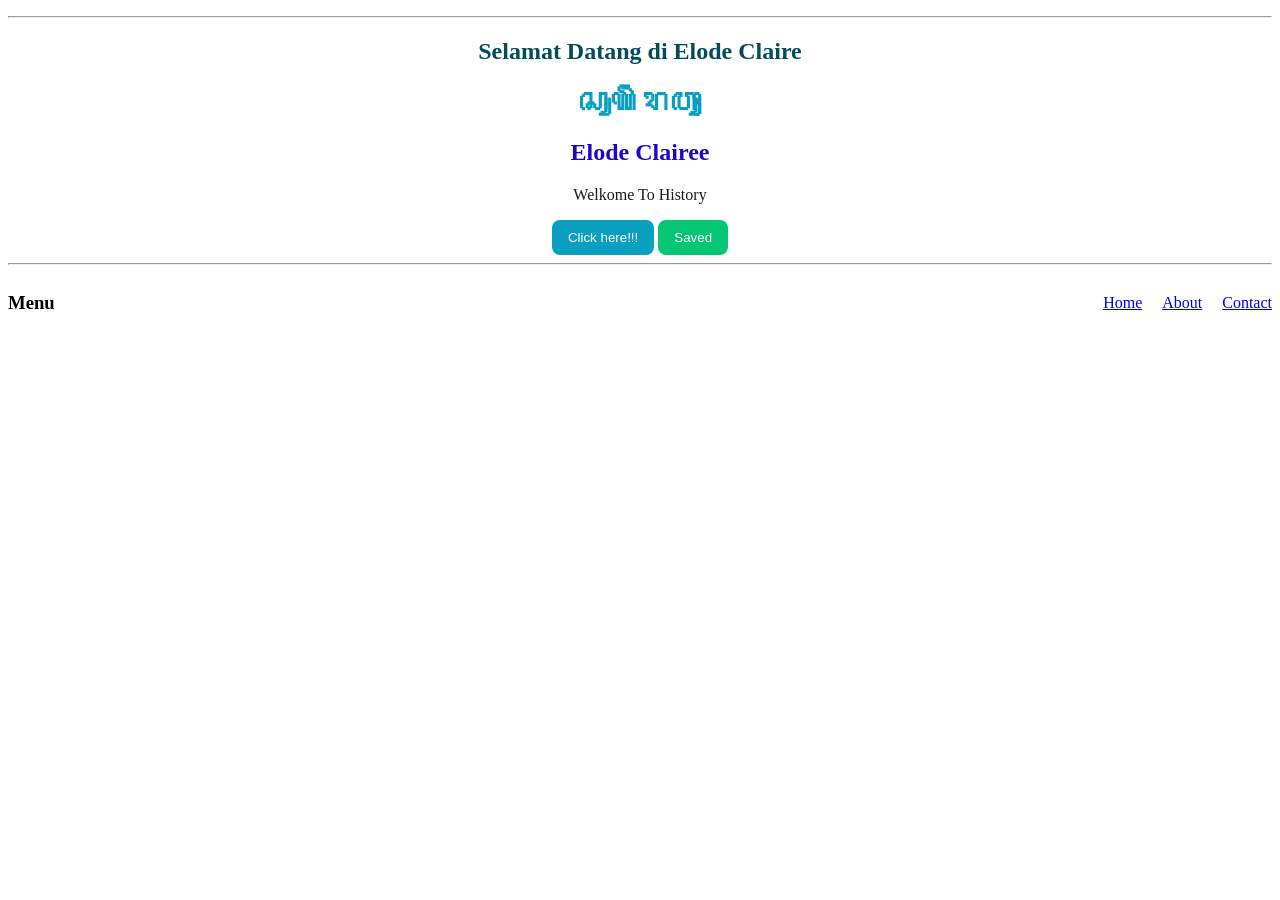
<file: index.html>
<!DOCTYPE html>
<html lang="en">
<head>
    <meta charset="UTF-8">
    <meta name="viewport" content="width=device-width, initial-scale=1.0">
    <title>web!!!!</title>
    <link rel="stylesheet" href="style.css">

    <!-- <style>
        h1 {
            color: #099fc1;
            font-size: 30px;
            text-align: center;
        }
        h2 {
            color: #1f05c6;
            font-size: 24px;
            text-align: center;
        }
        button {
            background-color: #099fc1;
            color: white;
            padding: 10px 16px;
            border: none;
            border-radius: 8px;
            cursor: pointer;
        }
    </style> -->

</head>
<body>
    <center>
        <p class="judul"><hr></p>
        <h2 class="judul">Selamat Datang di Elode Claire</h2>
        <h1>ꦱꦸꦒꦼꦁꦫꦮꦸꦃ</h1>
        <h2>Elode Clairee</h2>
        <p style="color: rgb(27, 26, 25);">Welkome To History</p>
        <button>Click here!!!</button>
        <button id="btn-save">Saved</button>
        <!-- <button id="btn-save">Saved</button> -->
    </center>

    <hr>
    <div class="navbar">
        <h3>Menu</h3>

        <nav>
            <a href="#">Home</a>
            <a href="#">About</a>
            <a href="#">Contact</a>
        </nav>
    </div>
    
</body>
</html>
</file>
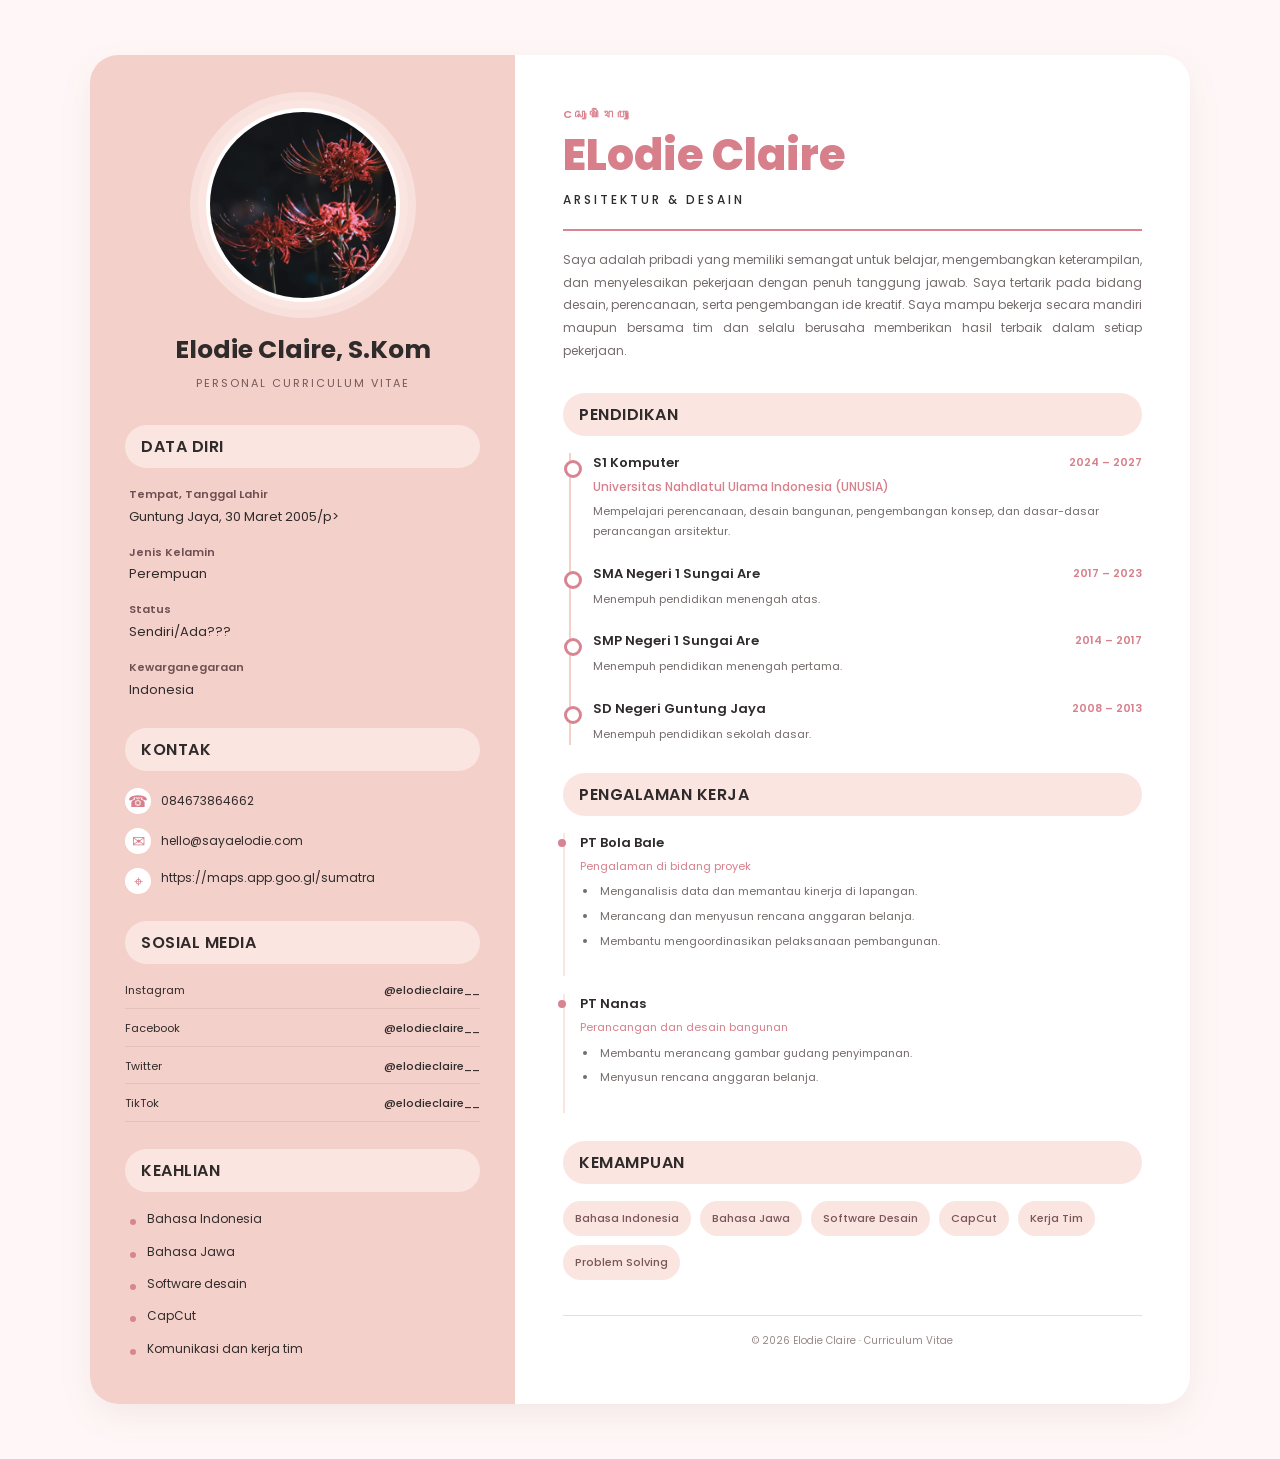
<file: cv.html>
<!DOCTYPE html>
<html lang="id">
<head>
    <meta charset="UTF-8">
    <meta name="viewport" content="width=device-width, initial-scale=1.0">
    <meta name="description" content="Curriculum Vitae Elodie Claire">
    <title>CV | Elodie Claire</title>
    <link rel="stylesheet" href="stylecv.css">
</head>
<body>

    <main class="cv-container">

        <!-- KOLOM KIRI -->
        <aside class="sidebar">

            <div class="profile">
                <div class="photo-frame">
                    <img
                        src="Cuplikan layar 2026-10-27 143122.png"
                        alt="Foto profil Elodie Claire"
                        class="profile-photo"
                    >
                </div>

                <h1>Elodie Claire, S.Kom</h1>
                <p class="profile-subtitle">Personal Curriculum Vitae</p>
            </div>

            <!-- DATA DIRI -->
            <section class="sidebar-section">
                <h2 class="section-heading">Data Diri</h2>

                <div class="info-item">
                    <span class="info-label">Tempat, Tanggal Lahir</span>
                    <p>Guntung Jaya, 30 Maret 2005/p>
                </div>

                <div class="info-item">
                    <span class="info-label">Jenis Kelamin</span>
                    <p>Perempuan</p>
                </div>

                <div class="info-item">
                    <span class="info-label">Status</span>
                    <p>Sendiri/Ada???</p>
                </div>

                <div class="info-item">
                    <span class="info-label">Kewarganegaraan</span>
                    <p>Indonesia</p>
                </div>
            </section>

            <!-- KONTAK -->
            <section class="sidebar-section">
                <h2 class="section-heading">Kontak</h2>

                <ul class="contact-list">
                    <li>
                        <span class="contact-icon">☎</span>
                        <a href="tel:084673864662">084673864662</a>
                    </li>

                    <li>
                        <span class="contact-icon">✉</span>
                        <a href="mailto:hello@sayaelodie.com">
                            hello@sayaelodie.com
                        </a>
                    </li>

                    <li>
                        <span class="contact-icon">⌖</span>
                        <span>https://maps.app.goo.gl/sumatra</span>
                    </li>
                </ul>
            </section>

            <!-- SOSIAL MEDIA -->
            <section class="sidebar-section">
                <h2 class="section-heading">Sosial Media</h2>

                <ul class="social-list">
                    <li><span>Instagram</span><span>@elodieclaire__</span></li>
                    <li><span>Facebook</span><span>@elodieclaire__</span></li>
                    <li><span>Twitter</span><span>@elodieclaire__</span></li>
                    <li><span>TikTok</span><span>@elodieclaire__</span></li>
                </ul>
            </section>

            <!-- KEMAMPUAN -->
            <section class="sidebar-section">
                <h2 class="section-heading">Keahlian</h2>

                <ul class="skill-list">
                    <li>Bahasa Indonesia</li>
                    <li>Bahasa Jawa</li>
                    <li>Software desain</li>
                    <li>CapCut</li>
                    <li>Komunikasi dan kerja tim</li>
                </ul>
            </section>

        </aside>

        <!-- KOLOM KANAN -->
        <div class="main-content">

            <header class="hero">
                <p class="eyebrow">Cꦱꦸꦒꦼꦁꦫꦮꦸꦃ</p>
                <h2>ELodie Claire</h2>
                <p class="hero-role">ARSITEKTUR & DESAIN</p>

                <div class="hero-line"></div>

                <p class="about-text">
                    Saya adalah pribadi yang memiliki semangat untuk
                    belajar, mengembangkan keterampilan, dan menyelesaikan
                    pekerjaan dengan penuh tanggung jawab. Saya tertarik
                    pada bidang desain, perencanaan, serta pengembangan
                    ide kreatif. Saya mampu bekerja secara mandiri maupun
                    bersama tim dan selalu berusaha memberikan hasil
                    terbaik dalam setiap pekerjaan.
                </p>
            </header>

            <!-- PENDIDIKAN -->
            <section class="content-section">
                <h2 class="section-heading">Pendidikan</h2>

                <div class="timeline">

                    <article class="timeline-item">
                        <div class="timeline-top">
                            <h3>S1 Komputer</h3>
                            <span class="year">2024 – 2027</span>
                        </div>
                        <p class="institution">
                            Universitas Nahdlatul Ulama Indonesia (UNUSIA)
                        </p>
                        <p class="description">
                            Mempelajari perencanaan, desain bangunan,
                            pengembangan konsep, dan dasar-dasar
                            perancangan arsitektur.
                        </p>
                    </article>

                    <article class="timeline-item">
                        <div class="timeline-top">
                            <h3>SMA Negeri 1 Sungai Are</h3>
                            <span class="year">2017 – 2023</span>
                        </div>
                        <p class="description">
                            Menempuh pendidikan menengah atas.
                        </p>
                    </article>

                    <article class="timeline-item">
                        <div class="timeline-top">
                            <h3>SMP Negeri 1 Sungai Are</h3>
                            <span class="year">2014 – 2017</span>
                        </div>
                        <p class="description">
                            Menempuh pendidikan menengah pertama.
                        </p>
                    </article>

                    <article class="timeline-item">
                        <div class="timeline-top">
                            <h3>SD Negeri Guntung Jaya</h3>
                            <span class="year">2008 – 2013</span>
                        </div>
                        <p class="description">
                            Menempuh pendidikan sekolah dasar.
                        </p>
                    </article>

                </div>
            </section>

            <!-- PENGALAMAN KERJA -->
            <section class="content-section">
                <h2 class="section-heading">Pengalaman Kerja</h2>

                <article class="experience-item">
                    <h3>PT Bola Bale</h3>
                    <p class="job-role">Pengalaman di bidang proyek</p>

                    <ul class="description-list">
                        <li>
                            Menganalisis data dan memantau kinerja
                            di lapangan.
                        </li>
                        <li>
                            Merancang dan menyusun rencana anggaran
                            belanja.
                        </li>
                        <li>
                            Membantu mengoordinasikan pelaksanaan
                            pembangunan.
                        </li>
                    </ul>
                </article>

                <article class="experience-item">
                    <h3>PT Nanas</h3>
                    <p class="job-role">Perancangan dan desain bangunan</p>

                    <ul class="description-list">
                        <li>
                            Membantu merancang gambar gudang
                            penyimpanan.
                        </li>
                        <li>
                            Menyusun rencana anggaran belanja.
                        </li>
                    </ul>
                </article>
            </section>

            <!-- KEMAMPUAN TAMBAHAN -->
            <section class="content-section">
                <h2 class="section-heading">Kemampuan</h2>

                <div class="tag-list">
                    <span class="skill-tag">Bahasa Indonesia</span>
                    <span class="skill-tag">Bahasa Jawa</span>
                    <span class="skill-tag">Software Desain</span>
                    <span class="skill-tag">CapCut</span>
                    <span class="skill-tag">Kerja Tim</span>
                    <span class="skill-tag">Problem Solving</span>
                </div>
            </section>

            <footer class="cv-footer">
                <p>© 2026 Elodie Claire · Curriculum Vitae</p>
            </footer>

        </div>
    </main>

</body>
</html>
</file>
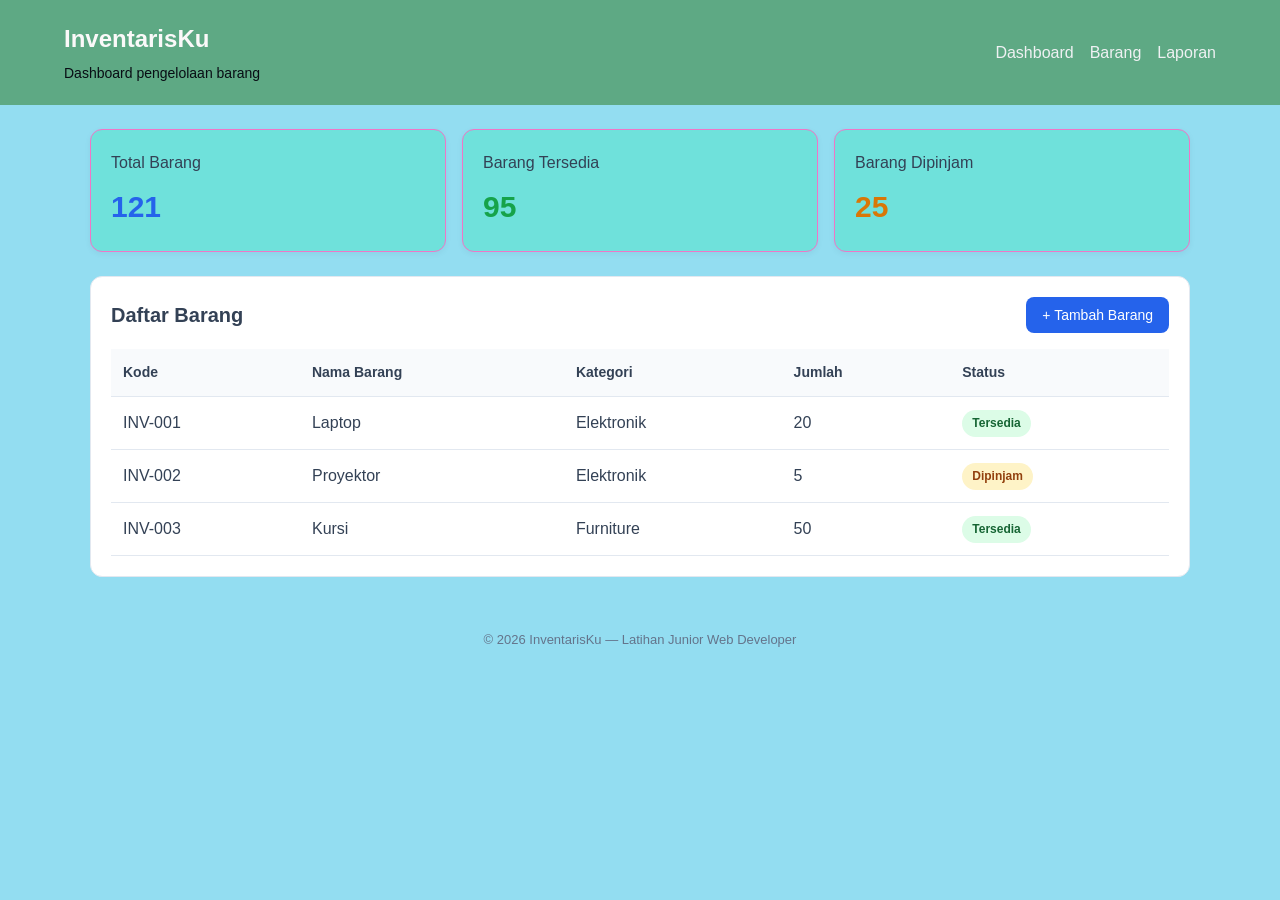
<file: viewport.html>
<!DOCTYPE html>
<html lang="en">
<head>
    <meta charset="UTF-8">
    <meta name="viewport" content="width=device-width, initial-scale=1.0">
    <title>Landing Page</title>
    <link rel="stylesheet" href="style-viewport.css">
</head>
<body>
    <header class="header">
    <div>
      <h1>InventarisKu</h1>
      <p>Dashboard pengelolaan barang</p>
    </div>

    <nav class="nav-links">
      <a href="#">Dashboard</a>
      <a href="#">Barang</a>
      <a href="#">Laporan</a>
    </nav>
  </header>

  <main class="container">
    <section class="summary">
      <article class="card">
        <h2>Total Barang</h2>
        <p class="number">121</p>
      </article>

      <article class="card">
        <h2>Barang Tersedia</h2>
        <p class="number success">95</p>
      </article>

      <article class="card">
        <h2>Barang Dipinjam</h2>
        <p class="number warning">25</p>
      </article>
    </section>

    <section class="content-section">
      <div class="section-heading">
        <h2>Daftar Barang</h2>
        <button class="btn-primary" type="button">
          + Tambah Barang
        </button>
      </div>

      <div class="table-wrapper">
        <table>
          <thead>
            <tr>
              <th>Kode</th>
              <th>Nama Barang</th>
              <th>Kategori</th>
              <th>Jumlah</th>
              <th>Status</th>
            </tr>
          </thead>

          <tbody>
            <tr>
              <td>INV-001</td>
              <td>Laptop</td>
              <td>Elektronik</td>
              <td>20</td>
              <td><span class="badge tersedia">Tersedia</span></td>
            </tr>

            <tr>
              <td>INV-002</td>
              <td>Proyektor</td>
              <td>Elektronik</td>
              <td>5</td>
              <td><span class="badge dipinjam">Dipinjam</span></td>
            </tr>

            <tr>
              <td>INV-003</td>
              <td>Kursi</td>
              <td>Furniture</td>
              <td>50</td>
              <td><span class="badge tersedia">Tersedia</span></td>
            </tr>
          </tbody>
        </table>
      </div>
    </section>
  </main>

  <footer class="footer">
    <p>&copy; 2026 InventarisKu — Latihan Junior Web Developer</p>
  </footer>
</body>
</html>
</file>
<file: style.css>
h1 {
  color: #099fc1;
  font-size: 30px;
  text-align: center;
}

h2 {
  color: #1f05c6;
  font-size: 24px;
  text-align: center;
}
button {
  background-color: #099fc1;
  color: white;
  padding: 10px 16px;
  border: none;
  border-radius: 8px;
  cursor: pointer;
}
.judul {
  color: #024c5c;
}

#btn-save {
  background-color: #05c672;
  color: rgb(255, 252, 252);
}

button:hover {
  background-color: #17eee7;
}

.navbar {
    display: flex;
    /* flex-direction: column; */
    justify-content: space-between;
    align-items: center;
    gap: 20px;
}

.navbar nav {
    display: flex;
    gap: 20px;
}
</file>
<file: stylecv.css>
/* =====================================
   1. RESET DAN PENGATURAN UMUM
===================================== */

@import url('https://fonts.googleapis.com/css2?family=Poppins:wght@300;400;500;600;700;800&display=swap');

:root {
    --pink-bg: #fff7f7;
    --pink-main: #f4d0ca;
    --pink-dark: #d98491;
    --pink-light: #fbe5e1;
    --pink-heading: #d77f8b;
    --text-main: #302b2b;
    --text-muted: #756b6b;
    --white: #ffffff;
    --border-color: #eedbd7;
    --shadow: 0 12px 35px rgba(118, 68, 68, 0.08);
}

* {
    margin: 0;
    padding: 0;
    box-sizing: border-box;
}

html {
    scroll-behavior: smooth;
}

body {
    font-family: 'Poppins', Arial, sans-serif;
    background: var(--pink-bg);
    color: var(--text-main);
    font-size: 14px;
    line-height: 1.7;
    padding: 40px 20px;
}

/* =====================================
   2. CONTAINER UTAMA
===================================== */

.cv-container {
    display: grid;
    grid-template-columns: 0.85fr 1.35fr;
    width: 100%;
    max-width: 1100px;
    margin: 0 auto;
    background: var(--white);
    border-radius: 28px;
    overflow: hidden;
    box-shadow: var(--shadow);
}

/* =====================================
   3. SIDEBAR / KOLOM KIRI
===================================== */

.sidebar {
    background: var(--pink-main);
    padding: 35px 28px;
    min-width: 0;
}

.profile {
    text-align: center;
    margin-bottom: 32px;
}

.photo-frame {
    width: 190px;
    height: 190px;
    max-width: 100%;
    margin: 0 auto 22px;
    border-radius: 50%;
    background: var(--pink-light);
    padding: 8px;
    box-shadow: 0 0 0 8px rgba(255, 255, 255, 0.35);
}

.profile-photo {
    display: block;
    width: 100%;
    height: 100%;
    object-fit: cover;
    object-position: center top;
    border-radius: 50%;
    border: 4px solid var(--white);
}

.profile h1 {
    font-size: clamp(19px, 2vw, 25px);
    font-weight: 700;
    line-height: 1.4;
    overflow-wrap: anywhere;
}

.profile-subtitle {
    margin-top: 7px;
    color: #74585a;
    font-size: 11px;
    letter-spacing: 2px;
    text-transform: uppercase;
}

/* =====================================
   4. JUDUL SECTION
===================================== */

.sidebar-section {
    margin-top: 27px;
}

.section-heading {
    margin-bottom: 17px;
    padding: 8px 16px;
    border-radius: 30px;
    background: var(--pink-light);
    font-size: 16px;
    font-weight: 600;
    text-transform: uppercase;
    letter-spacing: 0.5px;
}

.info-item {
    margin-bottom: 15px;
    padding-left: 4px;
}

.info-label {
    display: block;
    margin-bottom: 2px;
    font-size: 11px;
    font-weight: 600;
    color: #6f5052;
}

.info-item p {
    font-size: 13px;
    overflow-wrap: anywhere;
}

/* =====================================
   5. KONTAK DAN SOSIAL MEDIA
===================================== */

.contact-list,
.social-list,
.skill-list {
    list-style: none;
}

.contact-list {
    display: flex;
    flex-direction: column;
    gap: 14px;
}

.contact-list li {
    display: flex;
    align-items: flex-start;
    gap: 10px;
    min-width: 0;
    font-size: 12px;
}

.contact-icon {
    display: inline-flex;
    align-items: center;
    justify-content: center;
    flex-shrink: 0;
    width: 26px;
    height: 26px;
    background: var(--white);
    color: var(--pink-heading);
    border-radius: 50%;
    font-size: 16px;
}

.contact-list a {
    color: inherit;
    text-decoration: none;
    overflow-wrap: anywhere;
    padding-top: 3px;
}

.contact-list a:hover {
    color: #a44e5e;
    text-decoration: underline;
}

.social-list {
    display: flex;
    flex-direction: column;
    gap: 10px;
}

.social-list li {
    display: flex;
    justify-content: space-between;
    gap: 10px;
    font-size: 11px;
    padding-bottom: 8px;
    border-bottom: 1px solid rgba(130, 75, 75, 0.12);
}

.social-list li span:last-child {
    font-weight: 500;
    text-align: right;
    overflow-wrap: anywhere;
}

.skill-list {
    display: flex;
    flex-direction: column;
    gap: 12px;
    padding-left: 5px;
}

.skill-list li {
    position: relative;
    padding-left: 17px;
    font-size: 12px;
}

.skill-list li::before {
    content: "";
    position: absolute;
    left: 0;
    top: 10px;
    width: 6px;
    height: 6px;
    border-radius: 50%;
    background: var(--pink-dark);
}

/* =====================================
   6. KOLOM KANAN
===================================== */

.main-content {
    min-width: 0;
    padding: 42px 38px 25px;
}

.hero {
    margin-bottom: 30px;
}

.eyebrow {
    color: var(--pink-heading);
    font-size: 11px;
    font-weight: 600;
    letter-spacing: 3px;
}

.hero h2 {
    color: var(--pink-heading);
    font-size: clamp(30px, 4vw, 43px);
    line-height: 1.25;
    font-weight: 800;
    margin: 5px 0 8px;
    overflow-wrap: anywhere;
}

.hero-role {
    font-size: 12px;
    letter-spacing: 3px;
    font-weight: 500;
}

.hero-line {
    width: 100%;
    height: 2px;
    margin: 18px 0;
    background: var(--pink-dark);
}

.about-text {
    color: var(--text-muted);
    font-size: 12px;
    line-height: 1.9;
    text-align: justify;
}

/* =====================================
   7. PENDIDIKAN DAN TIMELINE
===================================== */

.content-section {
    margin-top: 28px;
}

.timeline {
    position: relative;
    margin-left: 6px;
    padding-left: 22px;
    border-left: 2px solid var(--pink-main);
}

.timeline-item {
    position: relative;
    padding-bottom: 22px;
}

.timeline-item:last-child {
    padding-bottom: 0;
}

.timeline-item::before {
    content: "";
    position: absolute;
    left: -29px;
    top: 7px;
    width: 12px;
    height: 12px;
    border: 3px solid var(--pink-dark);
    border-radius: 50%;
    background: var(--white);
}

.timeline-top {
    display: flex;
    align-items: flex-start;
    justify-content: space-between;
    gap: 12px;
}

.timeline-top h3,
.experience-item h3 {
    font-size: 13px;
    line-height: 1.6;
    font-weight: 600;
}

.year {
    flex-shrink: 0;
    color: var(--pink-heading);
    font-size: 11px;
    font-weight: 600;
}

.institution {
    color: var(--pink-heading);
    font-size: 12px;
    font-weight: 500;
    margin-top: 3px;
}

.description {
    margin-top: 5px;
    color: var(--text-muted);
    font-size: 11px;
    line-height: 1.8;
}

/* =====================================
   8. PENGALAMAN KERJA
===================================== */

.experience-item {
    padding: 0 0 20px 15px;
    margin-bottom: 18px;
    border-left: 2px solid var(--pink-light);
}

.experience-item:last-child {
    margin-bottom: 0;
}

.experience-item h3 {
    position: relative;
}

.experience-item h3::before {
    content: "";
    position: absolute;
    left: -22px;
    top: 6px;
    width: 8px;
    height: 8px;
    border-radius: 50%;
    background: var(--pink-dark);
}

.job-role {
    color: var(--pink-heading);
    font-size: 11px;
    margin: 3px 0 7px;
}

.description-list {
    padding-left: 18px;
    color: var(--text-muted);
    font-size: 11px;
}

.description-list li {
    margin-bottom: 6px;
    padding-left: 2px;
}

/* =====================================
   9. TAG KEMAMPUAN
===================================== */

.tag-list {
    display: flex;
    flex-wrap: wrap;
    gap: 9px;
}

.skill-tag {
    padding: 8px 12px;
    border-radius: 20px;
    background: var(--pink-light);
    color: #79565a;
    font-size: 11px;
    font-weight: 500;
}

/* =====================================
   10. FOOTER
===================================== */

.cv-footer {
    margin-top: 35px;
    padding-top: 16px;
    border-top: 1px solid var(--border-color);
    color: #9a8888;
    font-size: 10px;
    text-align: center;
}

/* =====================================
   11. DESKTOP BESAR
===================================== */

@media (min-width: 1200px) {
    body {
        padding: 55px 30px;
    }

    .cv-container {
        max-width: 1100px;
    }

    .sidebar {
        padding: 45px 35px;
    }

    .main-content {
        padding: 50px 48px 30px;
    }

    .photo-frame {
        width: 210px;
        height: 210px;
    }
}

/* =====================================
   12. TABLET
===================================== */

@media (max-width: 900px) {
    body {
        padding: 24px 16px;
    }

    .cv-container {
        grid-template-columns: 0.85fr 1.15fr;
        border-radius: 22px;
    }

    .sidebar {
        padding: 28px 20px;
    }

    .main-content {
        padding: 30px 24px 22px;
    }

    .photo-frame {
        width: 155px;
        height: 155px;
    }

    .section-heading {
        font-size: 14px;
    }

    .timeline-top {
        flex-wrap: wrap;
        gap: 2px 10px;
    }

    .hero-role {
        letter-spacing: 2px;
    }
}

/* =====================================
   13. HP DAN LAYAR KECIL
===================================== */

@media (max-width: 600px) {
    body {
        padding: 12px;
        font-size: 13px;
    }

    .cv-container {
        grid-template-columns: 1fr;
        border-radius: 18px;
    }

    .sidebar {
        padding: 28px 22px;
    }

    .profile {
        margin-bottom: 25px;
    }

    .photo-frame {
        width: 170px;
        height: 170px;
    }

    .profile h1 {
        font-size: 23px;
    }

    .sidebar-section {
        margin-top: 23px;
    }

    .main-content {
        padding: 30px 22px 24px;
    }

    .hero {
        margin-bottom: 26px;
    }

    .hero h2 {
        font-size: 32px;
    }

    .hero-role {
        font-size: 10px;
        letter-spacing: 2px;
    }

    .about-text {
        font-size: 12px;
        text-align: left;
    }

    .content-section {
        margin-top: 25px;
    }

    .section-heading {
        font-size: 15px;
    }

    .timeline-top {
        display: flex;
        flex-direction: column;
        gap: 2px;
    }

    .timeline-top h3,
    .experience-item h3 {
        font-size: 13px;
    }

    .year {
        font-size: 11px;
    }

    .social-list li {
        font-size: 12px;
    }

    .skill-tag {
        font-size: 11px;
    }
}

/* =====================================
   14. HP SANGAT KECIL
===================================== */

@media (max-width: 360px) {
    body {
        padding: 7px;
    }

    .sidebar,
    .main-content {
        padding: 22px 16px;
    }

    .photo-frame {
        width: 145px;
        height: 145px;
    }

    .hero h2 {
        font-size: 27px;
    }

    .section-heading {
        padding: 8px 12px;
        font-size: 13px;
    }

    .social-list li {
        flex-wrap: wrap;
    }

    .timeline {
        padding-left: 17px;
    }

    .timeline-item::before {
        left: -24px;
    }
}

/* =====================================
   15. CETAK CV
===================================== */

@media print {
    @page {
        size: A4;
        margin: 8mm;
    }

    body {
        padding: 0;
        background: white;
        font-size: 10px;
        print-color-adjust: exact;
        -webkit-print-color-adjust: exact;
    }

    .cv-container {
        max-width: none;
        width: 100%;
        grid-template-columns: 0.85fr 1.35fr;
        box-shadow: none;
        border-radius: 0;
    }

    .sidebar {
        padding: 22px 16px;
    }

    .main-content {
        padding: 24px 20px;
    }

    .photo-frame {
        width: 125px;
        height: 125px;
    }

    .content-section,
    .timeline-item,
    .experience-item {
        break-inside: avoid;
    }

    a {
        color: inherit;
        text-decoration: none;
    }
}
</file>
<file: style-viewport.css>
style-viwport.css

/* 1. Pengaturan dasar */
* {
  box-sizing: border-box;
}

body {
  margin: 0;
  font-family: Arial, sans-serif;
  color: #334155;
  background-color: #93ddf1;
  line-height: 1.6;
}

/* 2. Header dan navigasi */
.header {
  display: flex;
  justify-content: space-between;
  align-items: center;
  gap: 20px;
  padding: 20px 5%;
  color: rgb(251, 249, 249);
  background-color: #5ea984;
}

.header h1 {
  margin: 0;
  font-size: 24px;
}

.header p {
  margin: 4px 0 0;
  color: #080d14;
  font-size: 14px;
}

.nav-links {
  display: flex;
  flex-wrap: wrap;
  gap: 16px;
}

.nav-links a {
  color: rgb(239, 241, 243);
  text-decoration: none;
}

.nav-links a:hover {
  color: #1308e1;
}

/* 3. Kontainer utama */
.container {
  width: min(100% - 32px, 1100px);
  margin: 24px auto;
}

/* 4. Kartu ringkasan */
.summary {
  display: grid;
  grid-template-columns: repeat(3, minmax(0, 1fr));
  gap: 16px;
}

.card {
  padding: 20px;
  background-color: rgb(111, 225, 219);
  border: 1px solid #ef76c7;
  border-radius: 12px;
  box-shadow: 0 2px 6px rgb(15 23 42 / 5%);
}

.card h2 {
  margin: 0;
  font-size: 16px;
  font-weight: 500;
}

.number {
  margin: 8px 0 0;
  font-size: 30px;
  font-weight: 700; 
  color: #2563eb;
}

.success {
  color: #16a34a;
}

.warning {
  color: #d97706;
}

/* 5. Bagian tabel */
.content-section {
  margin-top: 24px;
  padding: 20px;
  background-color: white;
  border: 1px solid #e2e8f0;
  border-radius: 12px;
}

.section-heading {
  display: flex;
  justify-content: space-between;
  align-items: center;
  gap: 12px;
  margin-bottom: 16px;
}

.section-heading h2 {
  margin: 0;
  font-size: 20px;
}

.btn-primary {
  padding: 10px 16px;
  border: none;
  border-radius: 8px;
  background-color: #2563eb;
  color: white;
  font-size: 14px;
  cursor: pointer;
}

.btn-primary:hover {
  background-color: #1d4ed8;
}

.table-wrapper {
  overflow-x: auto;
}

table {
  width: 100%;
  border-collapse: collapse;
  text-align: left;
}

th,
td {
  padding: 12px;
  border-bottom: 1px solid #e2e8f0;
}

th {
  background-color: #f8fafc;
  font-size: 14px;
}

.badge {
  display: inline-block;
  padding: 4px 10px;
  border-radius: 999px;
  font-size: 12px;
  font-weight: 600;
}

.tersedia {
  background-color: #dcfce7;
  color: #166534;
}

.dipinjam {
  background-color: #fef3c7;
  color: #92400e;
}

/* 6. Footer */
.footer {
  padding: 16px;
  text-align: center;
  color: #64748b;
  font-size: 13px;
}

/* 7. Responsive: tablet */
@media (max-width: 768px) {
  .header {
    align-items: flex-start;
    flex-direction: column;
  }

  .summary {
    grid-template-columns: repeat(2, minmax(0, 1fr));
  }
}

/* 8. Responsive: ponsel */
@media (max-width: 480px) {
  .summary {
    grid-template-columns: 1fr;
  }

  .section-heading {
    align-items: stretch;
    flex-direction: column;
  }

  .btn-primary {
    width: 100%;
  }

  .content-section {
    padding: 12px;
  }

  th,
  td {
    padding: 8px;
    font-size: 13px;
  }
}
</file>
